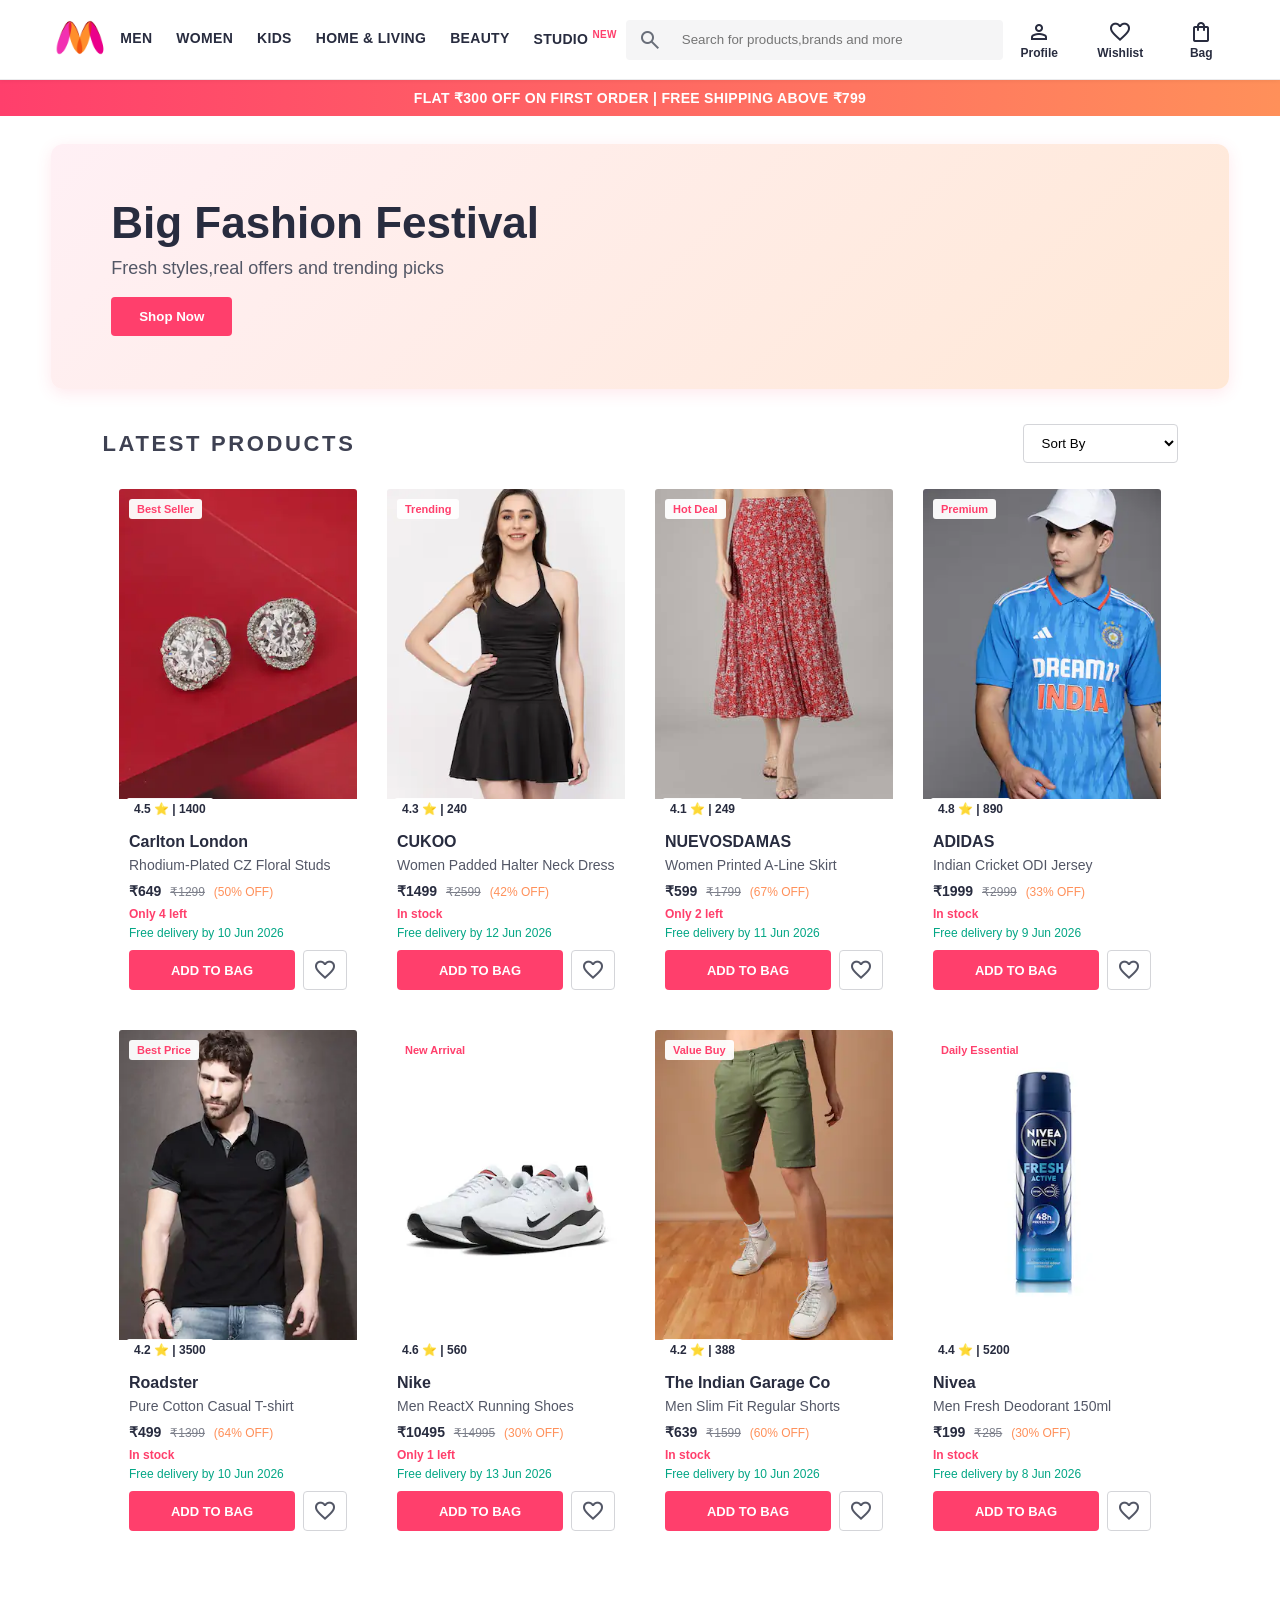
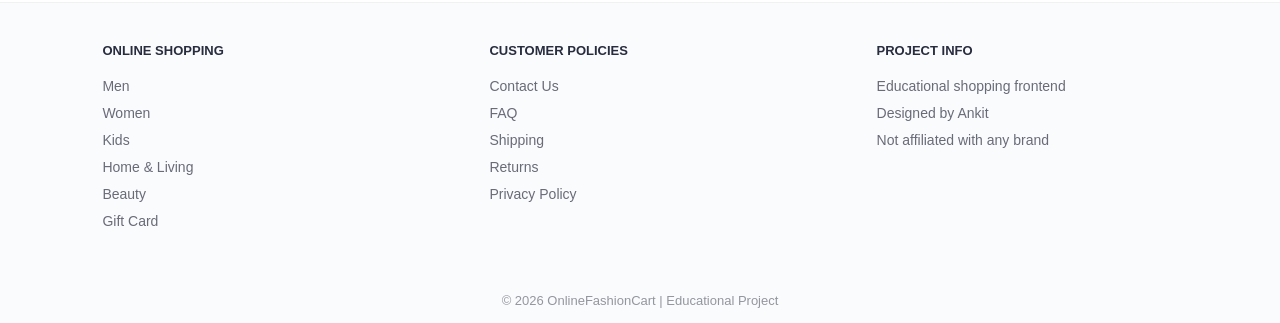
<file: index.html>
<!DOCTYPE html>
<html lang="en">
<head>
<title>OnlineFashionCart</title>
<link rel="stylesheet" href="css/index.css">
<link rel="stylesheet" href="https://fonts.googleapis.com/css2?family=Material+Symbols+Outlined">
</head>
<body>

<header>
<div class="logo_container">
<a href="index.html"><img class="myntra_home" src="images/myntra_logo.webp" alt="Logo"></a>
</div>

<nav class="nav_bar">
<a href="#" onclick="filterItems('Men')">Men</a>
<a href="#" onclick="filterItems('Women')">Women</a>
<a href="#" onclick="filterItems('Kids')">Kids</a>
<a href="#" onclick="filterItems('Home')">Home & Living</a>
<a href="#" onclick="filterItems('Beauty')">Beauty</a>
<a href="#" onclick="showAllItems()">Studio <sup>New</sup></a>
</nav>

<div class="search_bar">
<span class="material-symbols-outlined search_icon">search</span>
<input class="search_input" placeholder="Search for products,brands and more" onkeyup="searchItems(this.value)">
</div>

<div class="action_bar">
<div class="action_container" onclick="openProfile()">
<span class="material-symbols-outlined action_icon">person</span>
<span class="action_name">Profile</span>
</div>

<div class="action_container" onclick="showWishlistItems()">
<span class="material-symbols-outlined action_icon">favorite</span>
<span class="action_name">Wishlist</span>
<span class="wishlist-count">0</span>
</div>

<a class="action_container" href="pages/bag.html">
<span class="material-symbols-outlined action_icon">shopping_bag</span>
<span class="action_name">Bag</span>
<span class="bag-item-count">0</span>
</a>
</div>
</header>

<main>
<div class="offer-strip">FLAT ₹300 OFF ON FIRST ORDER | FREE SHIPPING ABOVE ₹799</div>

<div class="banner">
<div>
<h1>Big Fashion Festival</h1>
<p>Fresh styles,real offers and trending picks</p>
<button onclick="showAllItems()">Shop Now</button>
</div>
</div>

<div class="control-row">
<h2>Latest Products</h2>
<select onchange="sortItems(this.value)">
<option value="">Sort By</option>
<option value="low">Price:Low to High</option>
<option value="high">Price:High to Low</option>
<option value="rating">Customer Rating</option>
</select>
</div>

<div class="items-container"></div>
</main>

<footer>
<div class="footer_container">
<div class="footer_column">
<h3>ONLINE SHOPPING</h3>
<a href="#">Men</a>
<a href="#">Women</a>
<a href="#">Kids</a>
<a href="#">Home & Living</a>
<a href="#">Beauty</a>
<a href="#">Gift Card</a>
</div>

<div class="footer_column">
<h3>CUSTOMER POLICIES</h3>
<a href="#">Contact Us</a>
<a href="#">FAQ</a>
<a href="#">Shipping</a>
<a href="#">Returns</a>
<a href="#">Privacy Policy</a>
</div>

<div class="footer_column">
<h3>PROJECT INFO</h3>
<p>Educational shopping frontend</p>
<p>Designed by Ankit</p>
<p>Not affiliated with any brand</p>
</div>
</div>

<div class="copyright">© 2026 OnlineFashionCart | Educational Project</div>
</footer>

<div class="toast"></div>

<div class="profile-modal">
<div class="profile-box">
<span class="profile-close" onclick="closeProfile()">×</span>
<h2>Hi,Emma Wilson</h2>
<p class="profile-sub">Welcome to your shopping profile</p>

<div class="profile-info">
<p><b>Name:</b> Emma Wilson</p>
<p><b>Email:</b> emmawilson24@gmail.com</p>
<p><b>Location:</b> Khagaria,Bihar</p>
<p><b>Orders:</b> 18 Delivered</p>
<p><b>Wishlist:</b> 7 Items</p>
</div>

<button onclick="loginDemo()">VIEW ORDERS</button>
</div>
</div>

<script src="data/items.js"></script>
<script src="scripts/index.js"></script>
</body>
</html>
</file>
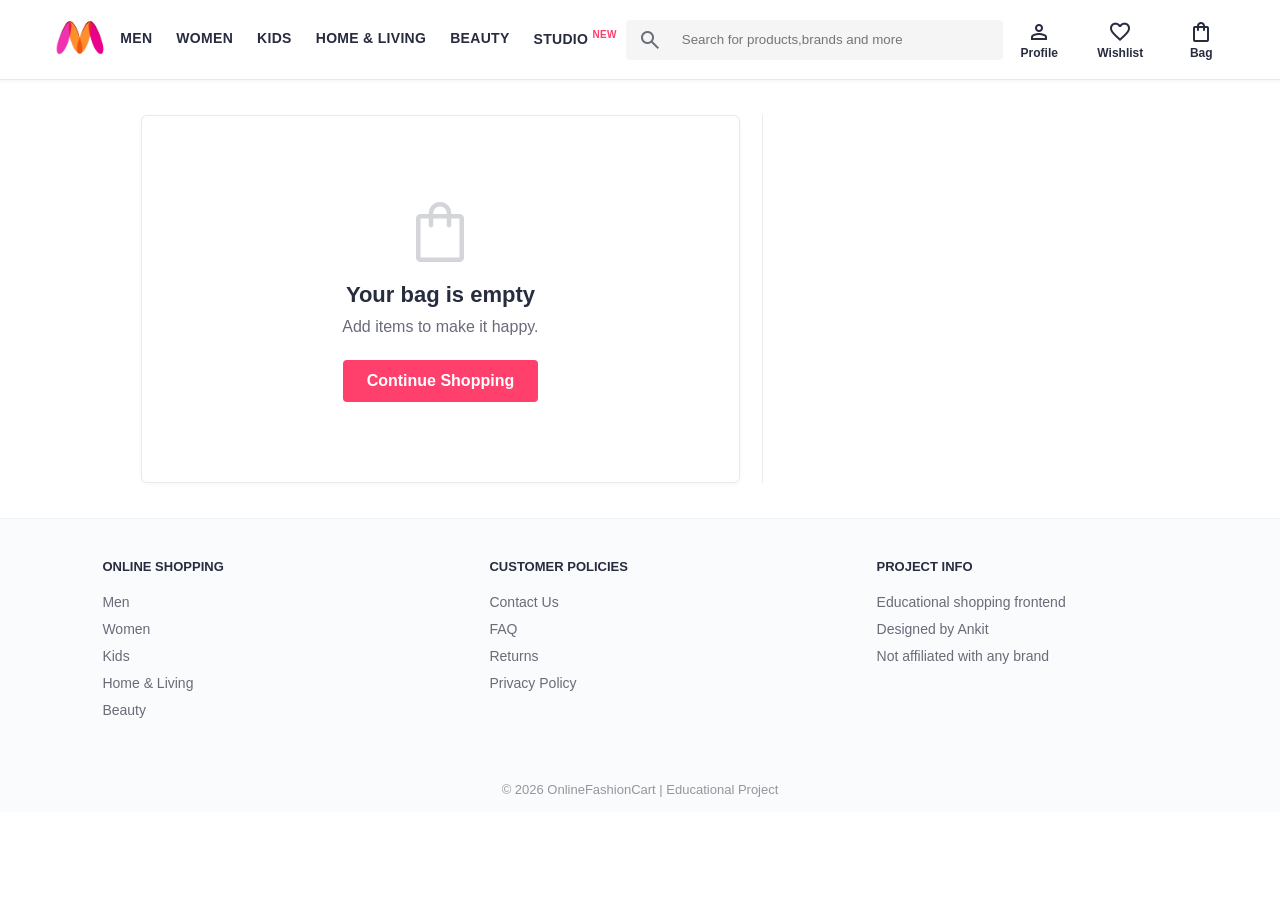
<file: pages/bag.html>
<!DOCTYPE html>
<html lang="en">
<head>
<title>Shopping Bag</title>
<link rel="stylesheet" href="../css/index.css">
<link rel="stylesheet" href="../css/bag.css">
<link rel="stylesheet" href="https://fonts.googleapis.com/css2?family=Material+Symbols+Outlined">
</head>
<body>

<header>
<div class="logo_container">
<a href="../index.html"><img class="myntra_home" src="../images/myntra_logo.webp" alt="Logo"></a>
</div>

<nav class="nav_bar">
<a href="../index.html">Men</a>
<a href="../index.html">Women</a>
<a href="../index.html">Kids</a>
<a href="../index.html">Home & Living</a>
<a href="../index.html">Beauty</a>
<a href="../index.html">Studio <sup>New</sup></a>
</nav>

<div class="search_bar">
<span class="material-symbols-outlined search_icon">search</span>
<input class="search_input" placeholder="Search for products,brands and more">
</div>

<div class="action_bar">
<div class="action_container" onclick="openProfile()">
<span class="material-symbols-outlined action_icon">person</span>
<span class="action_name">Profile</span>
</div>

<div class="action_container" onclick="showWishlistItems()">
<span class="material-symbols-outlined action_icon">favorite</span>
<span class="action_name">Wishlist</span>
<span class="wishlist-count">0</span>
</div>

<div class="action_container">
<span class="material-symbols-outlined action_icon">shopping_bag</span>
<span class="action_name">Bag</span>
<span class="bag-item-count">0</span>
</div>
</div>
</header>

<main>
<div class="bag-page">
<div class="bag-items-container"></div>
<div class="bag-summary"></div>
</div>
</main>

<footer>
<div class="footer_container">
<div class="footer_column">
<h3>ONLINE SHOPPING</h3>
<a href="#">Men</a>
<a href="#">Women</a>
<a href="#">Kids</a>
<a href="#">Home & Living</a>
<a href="#">Beauty</a>
</div>

<div class="footer_column">
<h3>CUSTOMER POLICIES</h3>
<a href="#">Contact Us</a>
<a href="#">FAQ</a>
<a href="#">Returns</a>
<a href="#">Privacy Policy</a>
</div>

<div class="footer_column">
<h3>PROJECT INFO</h3>
<p>Educational shopping frontend</p>
<p>Designed by Ankit</p>
<p>Not affiliated with any brand</p>
</div>
</div>

<div class="copyright">© 2026 OnlineFashionCart | Educational Project</div>
</footer>

<div class="toast"></div>

<div class="profile-modal">
<div class="profile-box">
<span class="profile-close" onclick="closeProfile()">×</span>
<h2>Hi,Emma Wilson</h2>
<p class="profile-sub">Welcome to your shopping profile</p>

<div class="profile-info">
<p><b>Name:</b> Emma Wilson</p>
<p><b>Email:</b> emmawilson24@gmail.com</p>
<p><b>Location:</b> Khagaria,Bihar</p>
<p><b>Orders:</b> 18 Delivered</p>
<p><b>Wishlist:</b> 7 Items</p>
</div>

<button onclick="loginDemo()">VIEW ORDERS</button>
</div>
</div>

<script src="../data/items.js"></script>
<script src="../scripts/index.js"></script>
<script src="../scripts/bag.js"></script>
</body>
</html>
</file>
<file: css/index.css>
*{
margin:0;
padding:0;
box-sizing:border-box;
font-family:Assistant,-apple-system,BlinkMacSystemFont,Segoe UI,sans-serif;
}

body{
background:#fff;
color:#282c3f;
}

header{
height:80px;
display:flex;
align-items:center;
justify-content:space-between;
padding:0 4%;
background:#fff;
border-bottom:1px solid #eaeaec;
box-shadow:0 1px 4px rgba(0,0,0,.06);
position:sticky;
top:0;
z-index:100;
}

.logo_container,
.nav_bar,
.search_bar,
.action_bar,
.action_container,
.btn-wishlist{
display:flex;
align-items:center;
}

.myntra_home{
height:45px;
}

.nav_bar{
gap:24px;
}

.nav_bar a{
text-decoration:none;
font-size:14px;
font-weight:700;
letter-spacing:.3px;
color:#282c3f;
text-transform:uppercase;
padding:29px 0;
border-bottom:4px solid transparent;
cursor:pointer;
}

.nav_bar a:hover{
border-bottom-color:#ff3f6c;
}

.nav_bar sup{
color:#ff3f6c;
font-size:10px;
}

.search_bar{
height:40px;
width:32%;
}

.search_icon{
height:40px;
background:#f5f5f6;
color:#696e79;
padding:8px 12px;
border-radius:4px 0 0 4px;
}

.search_input{
height:40px;
flex:1;
border:0;
outline:0;
background:#f5f5f6;
color:#282c3f;
padding-left:8px;
border-radius:0 4px 4px 0;
}

.action_bar{
gap:26px;
}

.action_container{
flex-direction:column;
justify-content:center;
position:relative;
text-decoration:none;
color:#282c3f;
cursor:pointer;
min-width:55px;
}

.action_icon{
font-size:24px;
}

.action_name{
font-size:12px;
font-weight:700;
margin-top:2px;
}

.bag-item-count,
.wishlist-count{
position:absolute;
top:-6px;
right:-8px;
background:#ff3f6c;
color:#fff;
font-size:11px;
font-weight:700;
min-width:18px;
height:18px;
line-height:18px;
text-align:center;
border-radius:50%;
visibility:hidden;
}

.offer-strip{
background:linear-gradient(90deg,#ff3f6c,#ff905a);
color:#fff;
text-align:center;
font-size:14px;
font-weight:700;
padding:10px;
letter-spacing:.3px;
}

.banner{
width:92%;
height:245px;
margin:28px auto;
border-radius:12px;
background:linear-gradient(135deg,#fff0f5,#ffe8d6);
display:flex;
align-items:center;
padding-left:60px;
box-shadow:0 4px 16px rgba(255,63,108,.12);
}

.banner h1{
font-size:44px;
margin-bottom:10px;
}

.banner p{
font-size:18px;
color:#535766;
margin-bottom:18px;
}

.banner button,
.btn-add-bag,
.profile-box button,
.empty-search button{
background:#ff3f6c;
color:#fff;
border:0;
border-radius:4px;
font-weight:700;
cursor:pointer;
}

.banner button{
padding:12px 28px;
}

.banner button:hover,
.btn-add-bag:hover{
background:#e93562;
}

.control-row{
width:84%;
margin:35px auto 10px;
display:flex;
align-items:center;
justify-content:space-between;
}

.control-row h2{
font-size:22px;
color:#3e4152;
text-transform:uppercase;
letter-spacing:.12em;
}

.control-row select{
padding:10px 14px;
border:1px solid #d4d5d9;
border-radius:4px;
background:#fff;
outline:0;
}

.items-container{
width:86%;
margin:25px auto 60px;
display:flex;
flex-wrap:wrap;
justify-content:center;
gap:28px;
}

.item-container{
width:240px;
background:#fff;
position:relative;
border-radius:4px;
overflow:hidden;
transition:.25s;
border:1px solid transparent;
}

.item-container:hover{
box-shadow:0 6px 20px rgba(40,44,63,.18);
transform:translateY(-4px);
border-color:#f1f1f1;
}

.product-badge{
position:absolute;
top:10px;
left:10px;
background:rgba(255,255,255,.95);
color:#ff3f6c;
font-size:11px;
font-weight:700;
padding:4px 8px;
border-radius:3px;
z-index:2;
}

.item-image{
width:100%;
height:310px;
object-fit:cover;
display:block;
}

.rating{
font-size:12px;
font-weight:700;
background:rgba(255,255,255,.95);
display:inline-block;
padding:4px 7px;
margin-left:8px;
margin-top:-28px;
position:relative;
border-radius:2px;
}

.company-name,
.item-name{
overflow:hidden;
text-overflow:ellipsis;
white-space:nowrap;
}

.company-name{
font-size:16px;
font-weight:700;
color:#282c3f;
margin:13px 10px 6px;
}

.item-name{
font-size:14px;
color:#535766;
margin:0 10px;
}

.price{
font-size:14px;
margin:10px 10px 0;
white-space:nowrap;
}

.current-price{
font-weight:700;
color:#282c3f;
}

.original-price{
font-size:12px;
color:#7e818c;
margin-left:5px;
text-decoration:line-through;
}

.discount{
font-size:12px;
color:#ff905a;
margin-left:5px;
}

.stock{
font-size:12px;
font-weight:700;
color:#ff3f6c;
margin:8px 10px 0;
}

.delivery-small{
font-size:12px;
color:#03a685;
margin:5px 10px 0;
}

.card-buttons{
display:grid;
grid-template-columns:1fr 44px;
gap:8px;
padding:10px;
}

.btn-add-bag,
.btn-wishlist{
height:40px;
}

.btn-add-bag{
font-size:13px;
text-transform:uppercase;
}

.btn-wishlist{
width:44px;
justify-content:center;
background:#fff;
border:1px solid #d4d5d9;
border-radius:4px;
cursor:pointer;
color:#535766;
}

.btn-wishlist:hover,
.wishlist-active{
color:#ff3f6c;
border-color:#ff3f6c;
}

.footer_container{
background:#fafbfc;
padding:40px 8%;
display:flex;
justify-content:space-between;
border-top:1px solid #f1f1f1;
}

.footer_column{
width:28%;
display:flex;
flex-direction:column;
}

.footer_column h3{
font-size:13px;
color:#282c3f;
margin-bottom:18px;
}

.footer_column a,
.footer_column p,
.profile-info p{
font-size:14px;
}

.footer_column a,
.footer_column p{
color:#696b79;
text-decoration:none;
margin-bottom:7px;
line-height:20px;
}

.copyright{
background:#fafbfc;
color:#94969f;
text-align:center;
padding:15px;
font-size:13px;
}

.toast{
position:fixed;
left:50%;
bottom:20px;
transform:translateX(-50%);
background:#282c3f;
color:#fff;
padding:12px 22px;
border-radius:4px;
font-size:14px;
opacity:0;
transition:.3s;
z-index:500;
}

.show-toast{
opacity:1;
bottom:38px;
}

.profile-modal{
position:fixed;
inset:0;
background:rgba(0,0,0,.45);
display:none;
align-items:center;
justify-content:center;
z-index:300;
}

.profile-box{
width:360px;
background:#fff;
border-radius:8px;
padding:25px;
position:relative;
box-shadow:0 10px 30px rgba(0,0,0,.2);
}

.profile-close{
position:absolute;
right:15px;
top:10px;
font-size:28px;
cursor:pointer;
}

.profile-box h2{
margin-bottom:8px;
}

.profile-sub{
color:#696b79;
font-size:14px;
margin-bottom:15px;
}

.profile-info{
background:#fafbfc;
border:1px solid #eaeaec;
padding:14px;
margin-bottom:15px;
}

.profile-info p{
margin-bottom:8px;
color:#282c3f;
}

.profile-box button{
width:100%;
padding:12px;
}

.empty-search{
width:100%;
text-align:center;
font-size:22px;
color:#696b79;
padding:60px 0;
}

.empty-search button{
margin-top:15px;
padding:10px 18px;
}

@media(max-width:950px){
header{
height:auto;
flex-wrap:wrap;
gap:14px;
padding:12px 4%;
}

.nav_bar{
order:4;
width:100%;
justify-content:center;
flex-wrap:wrap;
gap:18px;
}

.search_bar{
width:45%;
}

.banner{
height:200px;
padding-left:30px;
}

.banner h1{
font-size:34px;
}

.item-container{
width:220px;
}
}

@media(max-width:600px){
.search_bar{
width:100%;
order:3;
}

.action_bar{
gap:16px;
}

.nav_bar{
overflow-x:auto;
justify-content:flex-start;
padding-bottom:5px;
}

.nav_bar a{
white-space:nowrap;
font-size:12px;
}

.banner{
width:94%;
height:170px;
padding-left:20px;
}

.banner h1{
font-size:28px;
}

.items-container{
width:96%;
gap:14px;
}

.item-container{
width:46%;
}

.item-image{
height:220px;
}

.footer_container{
display:block;
}

.footer_column{
width:100%;
margin-bottom:20px;
}
}
</file>
<file: css/bag.css>
.bag-page{
width:78%;
margin:35px auto;
display:flex;
gap:26px;
align-items:flex-start;
}

.bag-items-container{
width:64%;
padding-right:22px;
border-right:1px solid #eaeaec;
}

.bag-summary{
width:36%;
padding-left:18px;
position:sticky;
top:105px;
}

.coupon-box{
background:white;
border:1px solid #eaeaec;
padding:16px;
margin-bottom:16px;
display:flex;
align-items:center;
justify-content:space-between;
box-shadow:0 1px 4px rgba(0,0,0,.04);
}

.coupon-input{
width:65%;
padding:10px;
border:1px solid #d4d5d9;
outline:none;
border-radius:3px;
font-size:14px;
}

.coupon-box button{
background:white;
border:1px solid #ff3f6c;
color:#ff3f6c;
padding:9px 16px;
font-weight:700;
border-radius:3px;
cursor:pointer;
}

.coupon-box button:hover{
background:#fff0f5;
}

.bag-details-container{
background:white;
border:1px solid #eaeaec;
padding:18px;
box-shadow:0 1px 4px rgba(0,0,0,.04);
}

.price-header{
font-size:13px;
font-weight:700;
color:#535766;
margin-bottom:18px;
text-transform:uppercase;
}

.price-item{
font-size:14px;
color:#282c3f;
margin-bottom:14px;
line-height:18px;
}

.price-item-value{
float:right;
}

.priceDetail-base-discount{
color:#03a685;
}

.price-footer{
border-top:1px solid #eaeaec;
padding-top:18px;
font-size:16px;
font-weight:700;
color:#282c3f;
}

.btn-place-order{
width:100%;
margin-top:16px;
background:#ff3f6c;
color:white;
border:none;
padding:14px;
font-weight:700;
letter-spacing:.5px;
border-radius:4px;
cursor:pointer;
}

.btn-place-order:hover{
background:#e93562;
}

.bag-item-container{
background:white;
border:1px solid #eaeaec;
border-radius:5px;
margin-bottom:16px;
padding:14px;
display:flex;
position:relative;
transition:.2s;
}

.bag-item-container:hover{
box-shadow:0 4px 16px rgba(40,44,63,.12);
}

.item-left-part{
width:118px;
height:150px;
background:#fff2df;
flex-shrink:0;
}

.bag-item-img{
width:100%;
height:150px;
object-fit:cover;
border-radius:4px;
}

.item-right-part{
padding-left:18px;
padding-right:28px;
flex:1;
}

.company{
font-size:16px;
font-weight:700;
color:#282c3f;
margin-bottom:5px;
}

.item-name{
font-size:14px;
color:#535766;
margin-bottom:9px;
line-height:19px;
}

.price-container{
margin-bottom:10px;
}

.current-price{
font-weight:700;
font-size:15px;
color:#282c3f;
}

.original-price{
font-size:13px;
color:#7e818c;
text-decoration:line-through;
margin-left:5px;
}

.discount-percentage{
font-size:13px;
color:#ff905a;
margin-left:5px;
}

.return-period{
font-size:13px;
color:#282c3f;
margin-bottom:6px;
}

.return-period-days{
font-weight:700;
}

.delivery-details{
font-size:13px;
color:#535766;
margin-bottom:6px;
}

.delivery-details-days{
color:#03a685;
font-weight:700;
}

.stock{
font-size:12px;
font-weight:700;
color:#ff3f6c;
}

.remove-from-cart{
position:absolute;
right:16px;
top:12px;
font-size:26px;
color:#696b79;
cursor:pointer;
line-height:1;
}

.remove-from-cart:hover{
color:#ff3f6c;
}

.empty-bag{
width:100%;
background:white;
border:1px solid #eaeaec;
border-radius:6px;
text-align:center;
padding:80px 20px;
box-shadow:0 1px 4px rgba(0,0,0,.04);
}

.empty-bag span{
font-size:72px;
color:#d4d5d9;
}

.empty-bag h2{
font-size:22px;
color:#282c3f;
margin:10px 0;
}

.empty-bag p{
color:#696b79;
margin-bottom:24px;
}

.empty-bag a{
display:inline-block;
background:#ff3f6c;
color:white;
text-decoration:none;
padding:12px 24px;
border-radius:4px;
font-weight:700;
}

@media(max-width:900px){
.bag-page{
width:94%;
display:block;
}

.bag-items-container{
width:100%;
border-right:none;
padding-right:0;
}

.bag-summary{
width:100%;
padding-left:0;
margin-top:25px;
position:static;
}
}
</file>
